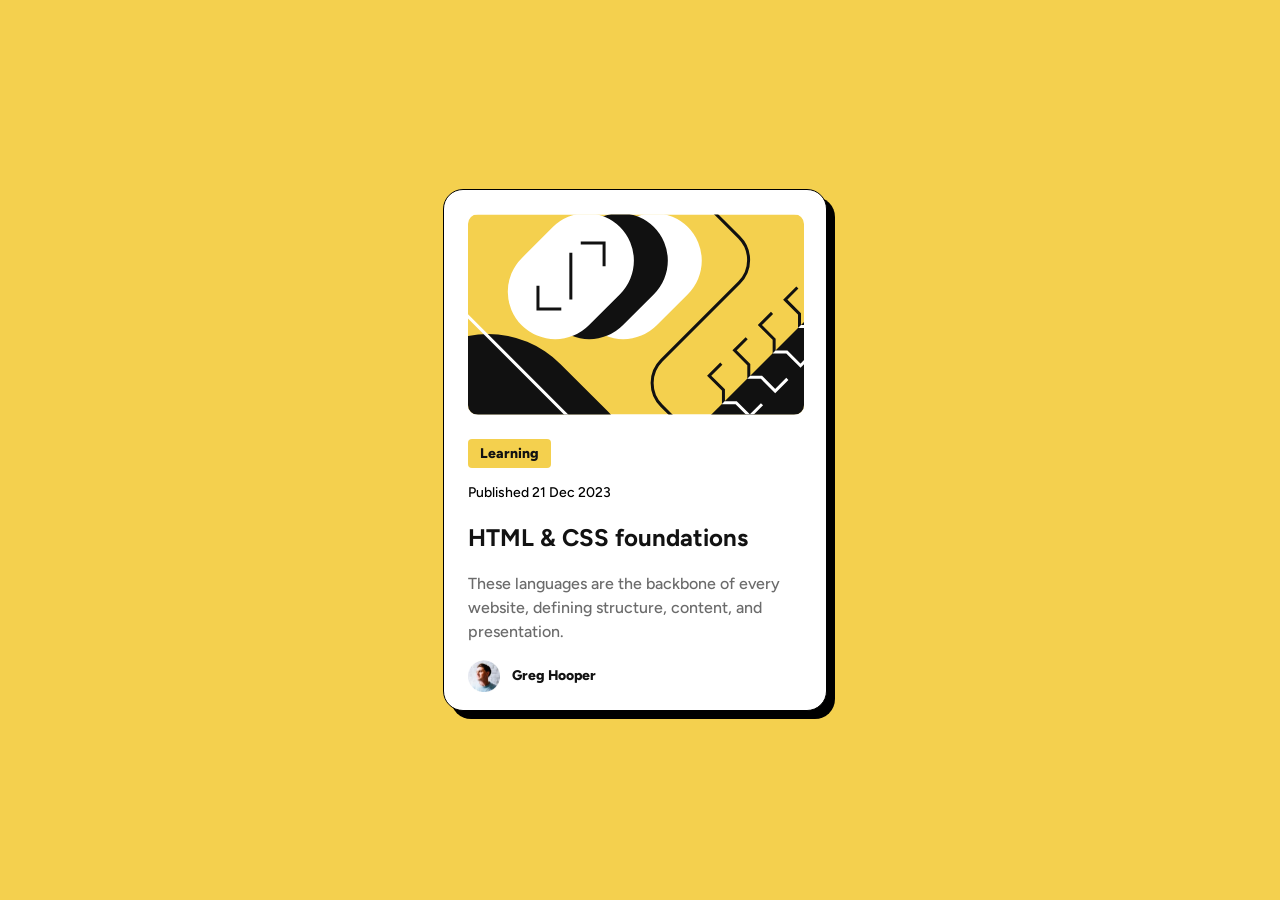
<file: blog-preview-card-main/index.html>
<!doctype html>
<html lang="en">
  <head>
    <meta charset="UTF-8" />
    <meta name="viewport" content="width=device-width, initial-scale=1.0" />
    <!-- displays site properly based on user's device -->
    <link rel="preconnect" href="https://fonts.googleapis.com" />
    <link rel="preconnect" href="https://fonts.gstatic.com" crossorigin />

    <link
      href="https://fonts.googleapis.com/css2?family=Figtree:wght@300;400;500;600;700;800;900&display=swap"
      rel="stylesheet"
    />
    <link
      rel="icon"
      type="image/png"
      sizes="32x32"
      href="./assets/images/favicon-32x32.png"
    />
    <link rel="stylesheet" href="style.css" />

    <title>Frontend Mentor | Blog preview card</title>

    <!-- Feel free to remove these styles or customise in your own stylesheet 👍 -->
    <style>
      .attribution {
        font-size: 0.6875rem;
        text-align: center;
      }
      .attribution a {
        color: hsl(228, 45%, 44%);
      }
    </style>
  </head>
  <body>
    <div id="allDiv">
      <div id="imageContainer">
        <img
          id="img"
          src="./assets/images/illustration-article.svg"
          alt="image of design"
        />
      </div>
      <h1 id="heading1">Learning</h1>
      <p id="firstPtag">Published 21 Dec 2023</p>
      <h2 id="seondh2">HTML & CSS foundations</h2>
      <p id="secondPtag">
        These languages are the backbone of every website, defining structure,
        content, and presentation.
      </p>
      <div id="author">
        <img
          id="secondimg"
          src="./assets/images/image-avatar.webp"
          alt="img of the author"
        />
        <h3 id="thirdH3">Greg Hooper</h3>
      </div>
    </div>
    <
  </body>
</html>
</file>
<file: blog-preview-card-main/style.css>
body {
  background: hsl(47, 88%, 63%);
  display: flex;
  justify-content: center;
  align-items: center;
  margin: 0;
  min-height: 100vh;
  font-family: "Figtree", sans-serif;
}

#allDiv {
  background: hsl(0, 0%, 100%);
  height: 522px;
  width: 384px;
  box-sizing: border-box;
  padding: 24px;
  border-radius: 20px;
  box-shadow: 8px 8px 0px black;
  border: 1px solid black;
}

#img {
  width: 100%;
  height: 100%;
  display: block;
  object-fit: cover;
}

#imageContainer {
  width: 336px;
  height: 201px;
  border-radius: 10px;
  overflow: hidden;
}

#heading1 {
  padding: 4px 12px;
  background: hsl(47, 88%, 63%);
  display: inline-block;
  margin: 24px 0 0;
  border-radius: 4px;
  color: hsl(0, 0%, 7%);
  font-size: 14px;
  line-height: 150%;
  font-weight: 800;
}
#firstPtag {
  font-size: 14px;
  font-weight: 500;
  line-height: 150%;
}
#seondh2 {
  color: hsl(0, 0%, 7%);
  white-space: nowrap;
}

#secondPtag {
  color: hsl(0, 0%, 42%);

  font-weight: 500;
  font-size: 16px;
  line-height: 150%;
}

#secondimg {
  width: 32px;
  height: 32px;
}

#thirdH3 {
  font-weight: 800;
  font-size: 14px;
  line-height: 150%;
  color: hsl(0, 0%, 7%);
  margin: 0;
}

#author {
  display: flex;
  align-items: center;
  gap: 12px;
}

@media (max-width: 500px) {
  #allDiv {
    width: 327px;
    height: auto;
    padding: 24px;
  }

  #imageContainer {
    width: 279px;
    height: 200px;
  }
  #seondh2 {
    width: 233px;
    height: 30px;
    font-size: 20px;
    font-weight: 800;
    line-height: 150%;
  }
  #secondPtag {
    font-weight: 500;
    font-size: 14px;
    line-height: 150%;
  }
  #firstPtag {
    font-weight: 500;
    font-size: 12px;
    line-height: 150%;
  }
  #heading1 {
    border-radius: 4px;

    font-weight: 800;
    font-size: 12px;
    line-height: 150%;
  }
}
</file>
